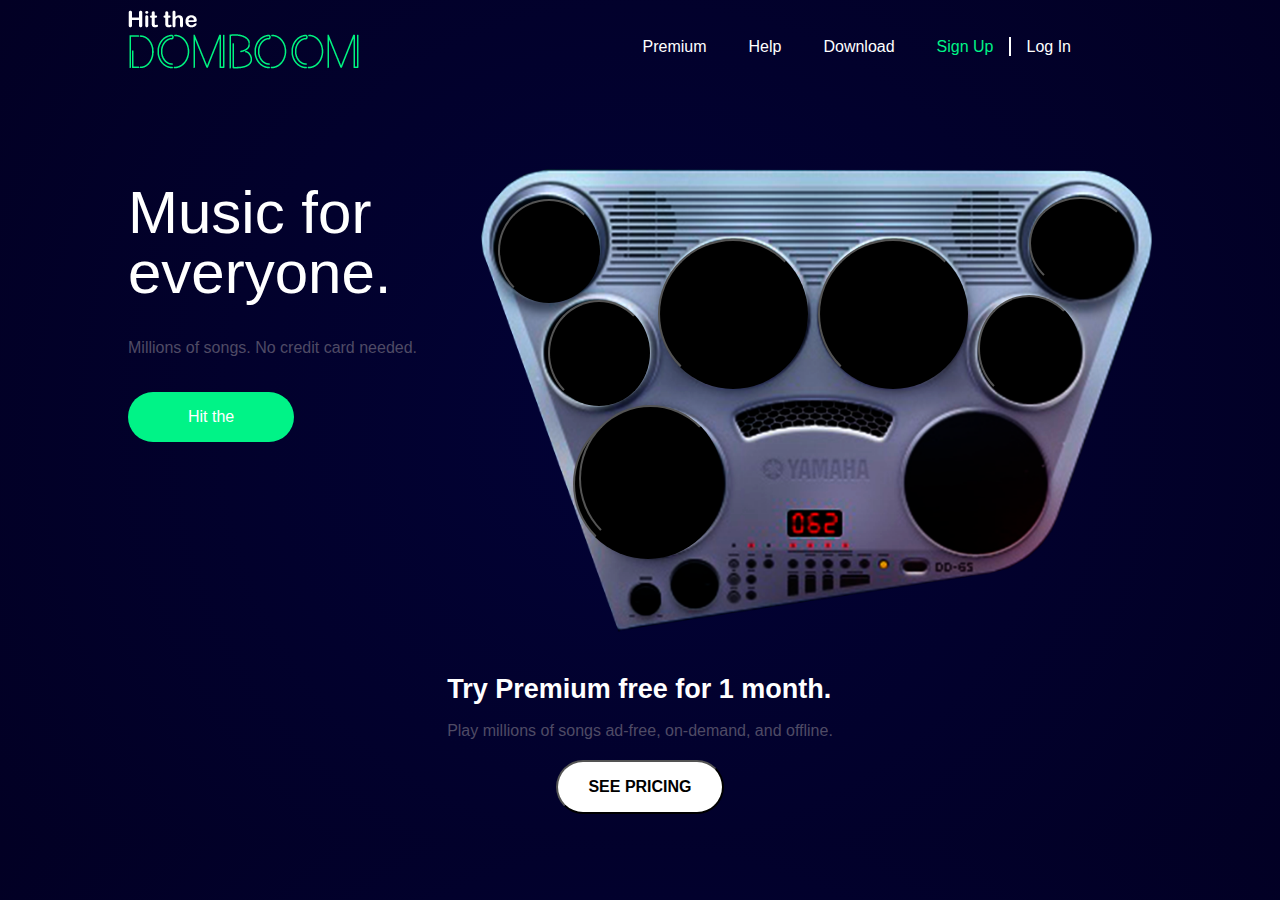
<file: index.html>
<!DOCTYPE html>
<head>
    <meta charset="utf-8">
    <meta name="viewport" content="width=device-width, initial-scale=1.0">
    <title>hitthedomboom</title>
    <link rel="stylesheet" href="style.css">
</head>
<body>
    <main>

        <header>
            <img class="logo" src="img/logo.png">
             <nav class="flex-menu">
                 <a href="#">Premium</a>
                 <a href="#">Help</a>
                 <a href="#">Download</a>
                 <div class="signup"><a href="#">Sign Up</a></div>
                 <div class="login"><a href="#">Log In</a></div>
             </nav> 
        </header>
        <section>
        <div class="music">
            <h2>Music for everyone.</h2>
            <p>Millions of songs. No credit card needed.</p>
            <button class="button">Hit the</button>
        </div>
        <div class="domboom">
            <img src="img/drumkit.png" alt="Bateria">

            <button class="padright1"></button>
            <audio src="hitthedoomboom/boom.wav"></audio>

            <button class="padright2"></button>
            <audio src="hitthedoomboom/clap.wav"></audio>

            <button class="padright3"></button>
            <audio src="hitthedoomboom/hihat.wav"></audio>

            <button class="padcenter1"></button>
            <audio src="hitthedoomboom/kick.wav"></audio>

            <button class="padleft1"></button>
            <audio src="hitthedoomboom/openhat.wav"></audio>

            <button class="padleft2"></button>
            <audio src="hitthedoomboom/tom.wav"></audio>

            <button class="padleft3"></button>
            <audio src="hitthedoomboom/snare.wav"></audio>

            <button class="padcenter2"></button>
            <audio src="hitthedoomboom/tink.wav"></audio>

        </div>
        </section>
        <footer>
        <div class="footer">
            <h2>Try Premium free for 1 month.</h2>
            <p>Play millions of songs ad-free, on-demand, and offline.</p>
            <button class="button2">SEE PRICING</button>
        </div>
        </footer>
    </div>
    </main>
    <script src="script.js"></script>
       
</body>
</file>
<file: style.css>
* {
    padding: 0px;
    margin:0px;
    box-sizing : border-box;
    font-family: 'Roboto', sans-serif;
    height: auto;
    width: auto;
  }
  body {
    background-color: #070125;
    background: radial-gradient(circle,  rgb(2, 2, 53) 3%, rgba(2,0,36,1) 100%);
  
  }
/*CAJA PRINCIPAL CONTIENE TITULOS, IMG, BOTONES*/
  main {
    width: 100%;
    max-width: 1024px;
    margin-left: auto;
    margin-right: auto;
  }
/*TÍTULOS*/
  h2 {
      font-size: 60px;
      font-weight: normal;
      color: white;
      margin-bottom: 5%;
      line-height: 1;
  }
  h3 {
      font-size: 14px;
      font-weight: 10;
      color: white;
  }

  p {
      font-size: 16px;
      font-weight: normal;
      color: #4F4B65;
      margin-top: 5%;
  }
/*PARTE SUPERIOR DEL NAVEGADOR*/
  header {
      display: flex;
      justify-content: space-between;
      position: relative;
      align-items: center; 
      margin-top: 10px; 
      
  }

  .flex-menu {
      display: flex;
      align-items: center;
      flex-direction: row;
      justify-content: space-between;
      margin-top: 15px; 
      margin-right: 80px;
      
      
  }

  .flex-menu a {
      color: white;
      padding: 1px;  
      margin-left: 40px;  
      text-decoration:none;  
      
    }

 .signup a {
     color: #00F387;
     padding-right: 15px;
     border-right: 2px white solid ;
    
    }
.login a {
    margin-left: 15px ;
    }
/*CAJA TEXTO + IMAGEN + BOTONES*/
  .button {
        background-color: #00F387;
        color: white;
        border: thick;
        padding: 16px 60px;
        text-align: center;
        text-decoration: none;
        display: inline-block;
        font-size: 16px;
        border-radius: 32px;
        position: relative;
        justify-content: center;
        margin-top: 10%;
        max-width: fit-content;
  }
  .button2 {
        background-color: white;
        color: black;
        font-weight: bold;
        font-size: 16px;
        border-radius: 32px;
        padding: 16px 30px;
        text-align: center;
        display: flex;
        align-self: center;
        margin: auto;
        margin-bottom: 30px;
        
  }

  .music {
      width: 40%;
      margin-top: -180px;
      position: relative;
      display:flex;
      flex-direction: column;
      

  }

  section {
        position: relative;
        display: flex;
        justify-content: space-between;
        align-items: center;
        margin-top: 100px; 
             
  }
  .dombomm {
  position: relative;
  box-sizing: border-box;
  height: fit-content;
  width: fit-content;
  }
/*IMAGEN DRUMKIT*/
  .domboom img {
   
    position: relative;
    height: fit-content;
    width: 100%;
    max-width: 100%;
    max-inline-size: 100%;
    
   
   }

/* BONOTES DEL DRUMKIT*/   
.padleft1{
    position: absolute;
    top: 30px;
    left: 370px;
    width: 100px;
    padding-bottom: 100px;
    height: 100px;  
    background-color: #020202;
    border-radius: 100%;
      
}
 
.padright2{
  position: absolute;
  top: 27%;
  right: 7%;
  width: 10%;
  padding-bottom:10%;
  background-color: #000000;
  border-radius: 100%;
  height: 20%;   

}

.padleft3{
  position: absolute;
  bottom: 18%;
  left: 44%;
  width: 14%;
  padding-bottom:14% ;
  height: 30%;  
  background-color: #000000;
  border-radius: 100%;
}



.padright3{
    position: absolute;
    top: 240px;
    left: 445px;
    width: 150px;
    height: 150px;  
    background-color: rgb(0, 0, 0);
    border-radius: 100%;
  
}

.padcenter1{
    position: absolute;
    top: 70px;
    left: 530px;
    width: 150px;
    height: 150px;  
    background-color: #000000;
    border-radius: 100%;
  
  
}

.padcenter2{
    position: absolute;
    top: 70px;
    left: 690px;
    width: 150px;
    height: 150px;  
    background-color: #000000;
    border-radius: 100%;
}

.padright1{
    position: absolute;
    top: 6%;
    right: 2%;
    width: 10%;
    background-color: #000000;
    border-radius: 100%;
    height: 20%; 
  }


.padleft2{
  position: absolute;
  top: 28%;
  left: 41%;
  width: 10%;
  background-color: rgb(0, 0, 0);
  border-radius: 100%;
  height: 20%; 
  padding-bottom: 10%;
  background-color: #000000;
  border-radius: 100%;
  
  
}


.padright3{
  position: absolute;
  bottom: 80px;
  right: 97px;
  width: 150px;
  height: 150px;  
  background-color: rgb(0, 0, 0);
  border-radius: 100%;

}

.padleft1 {
    position: absolute;
  top: 30px;
  right: 15px;
  width: 10%;
  background-color: rgb(0, 0, 0);
  border-radius: 100%;
  height: 20%; 
}



  


  footer {
        position: relative;
        display: flex;
        justify-content: center;
        align-items: center;
        flex-direction: column;
        margin-top: 40px;
        
  }

.footer h2 {
        font-size: 27px;
      color: white;
      margin-bottom: 5%;
      line-height: 1;
      font-weight: bold;

}
.footer p {
        display: flex;
        align-items: center;
        flex-direction: column;
        margin-bottom: 20px;
        
  }
  
/*RESPONSIVE DESIGN A MOBILE*/
  @media screen and (max-width: 360px) { 
    * {
      padding: 0px;
      margin: 0px;
      box-sizing : border-box;
      font-family: 'Roboto', sans-serif;
      
    }

    .flex-menu a {
      display: none;
  
    }

  .logo {
    position: relative;
    display: flex;
    justify-content: center;
    align-items: center;
    width: 45%;
    left: 28%;
    margin-top: 15%;  
  }

    section {
      margin-top: 10%;
      flex-direction: column-reverse;
    
    }

    section .domboom {
      position: relative;
      width: 80%;
      max-width: 100%;
      display: flex;
      position: relative;
      justify-content: flex-start;
      align-items: center;
      
    }

  .music {
      position: relative;
      display: flex;
      justify-content: flex-start;
      align-items: center;
      flex-direction: column;
      margin-top: 5%;
      
      
          }
  h2 {
      font-size: 40px;
      font-weight: normal;
      color: white;
      margin-bottom: 5%;
      line-height: 1;
  }

  .music p {
      font-size: 12px;
      font-weight: normal;
      color: #4F4B65;

  }

  .button {
    background-color: #00F387;
    color: white;
    border: thick;
    padding: 8px 40px;
    text-decoration: none;
    display: inline-block;
    font-size: 14px;
    border-radius: 32px;
    position: relative;
    right: 30%;
    margin-top: 10%;
    max-width: fit-content;
}

    .padleft1{
      position: absolute;
      top: 6%;
      left: 3%;
      width: 15%;
      padding-bottom: 10%;
      height: 20%;  
      background-color: rgba(22, 23, 22, 0.959);
      border-radius: 100%;
        
    }

    .padleft2{
      position: absolute;
      top: 29%;
      left: 10%;
      width: 15%;
      height: 22%; 
      padding-bottom: 10%;
      background-color: rgba(22, 23, 22, 0.959);
      border-radius: 100%;
  
      }
    .padleft3{
        position: absolute;
        bottom: 18%;
        left: 15%;
        width: 22%;
        padding-bottom:14% ;
        height: 32%;  
        background-color: rgba(22, 23, 22, 0.959);
        border-radius: 100%;
        }

  .padcenter1{
      position: absolute;
      top: 15%;
      left: 27%;
      width: 22%;
      height: 32%;  
      background-color: rgba(22, 23, 22, 0.959);
      border-radius: 100%;


    }

  .padcenter2{
      position: absolute;
      top: 15%;
      right: 27%;
      width: 22%;
      height: 32%;  
      background-color: rgba(22, 23, 22, 0.959);
      border-radius: 100%;
    }

  .padright1{
      position: absolute;
      top: 6%;
      right: 3%;
      width: 15%;
      background-color: rgba(22, 23, 22, 0.959);
      border-radius: 100%;
      height: 20%; 
    }
  .padright2{
      position: absolute;
      top: 29%;
      right: 10%;
      width: 16%;
      height: 22%;
      padding-bottom:10%;
      background-color:rgba(22, 23, 22, 0.959);
      border-radius: 100%;
      }

  .padright3{
    position: absolute;
    bottom: 18%;
    right: 15%;
    width: 22%;
    padding-bottom: 14%;
    height: 32%;  
    background-color: rgba(22, 23, 22, 0.959);
    border-radius: 100%;
    }

  
.footer {
    display: flex;
    justify-content: center;
    align-items: center;
    flex-direction: column;
    margin-left: 10%;
    }
    
.footer h2 {
    font-size: 20px;
    color: white;
    line-height: 1;
    font-weight: bold;
    margin-right: 9%;

}
.footer p {
      font-size: 12px;
      display: flex;
      justify-content: center;
      align-items: center;
      flex-direction: column;

      margin-right: 25px;
      
}
.button2 {
  background-color: white;
  color: black;
  font-weight: bold;
  font-size: 10px;
  border-radius: 32px;
  padding: 8px 10px;
  text-align: center;
  display: flex;
  align-self: center;
  margin-bottom: 30px;
  
  
}
    
  }
</file>
